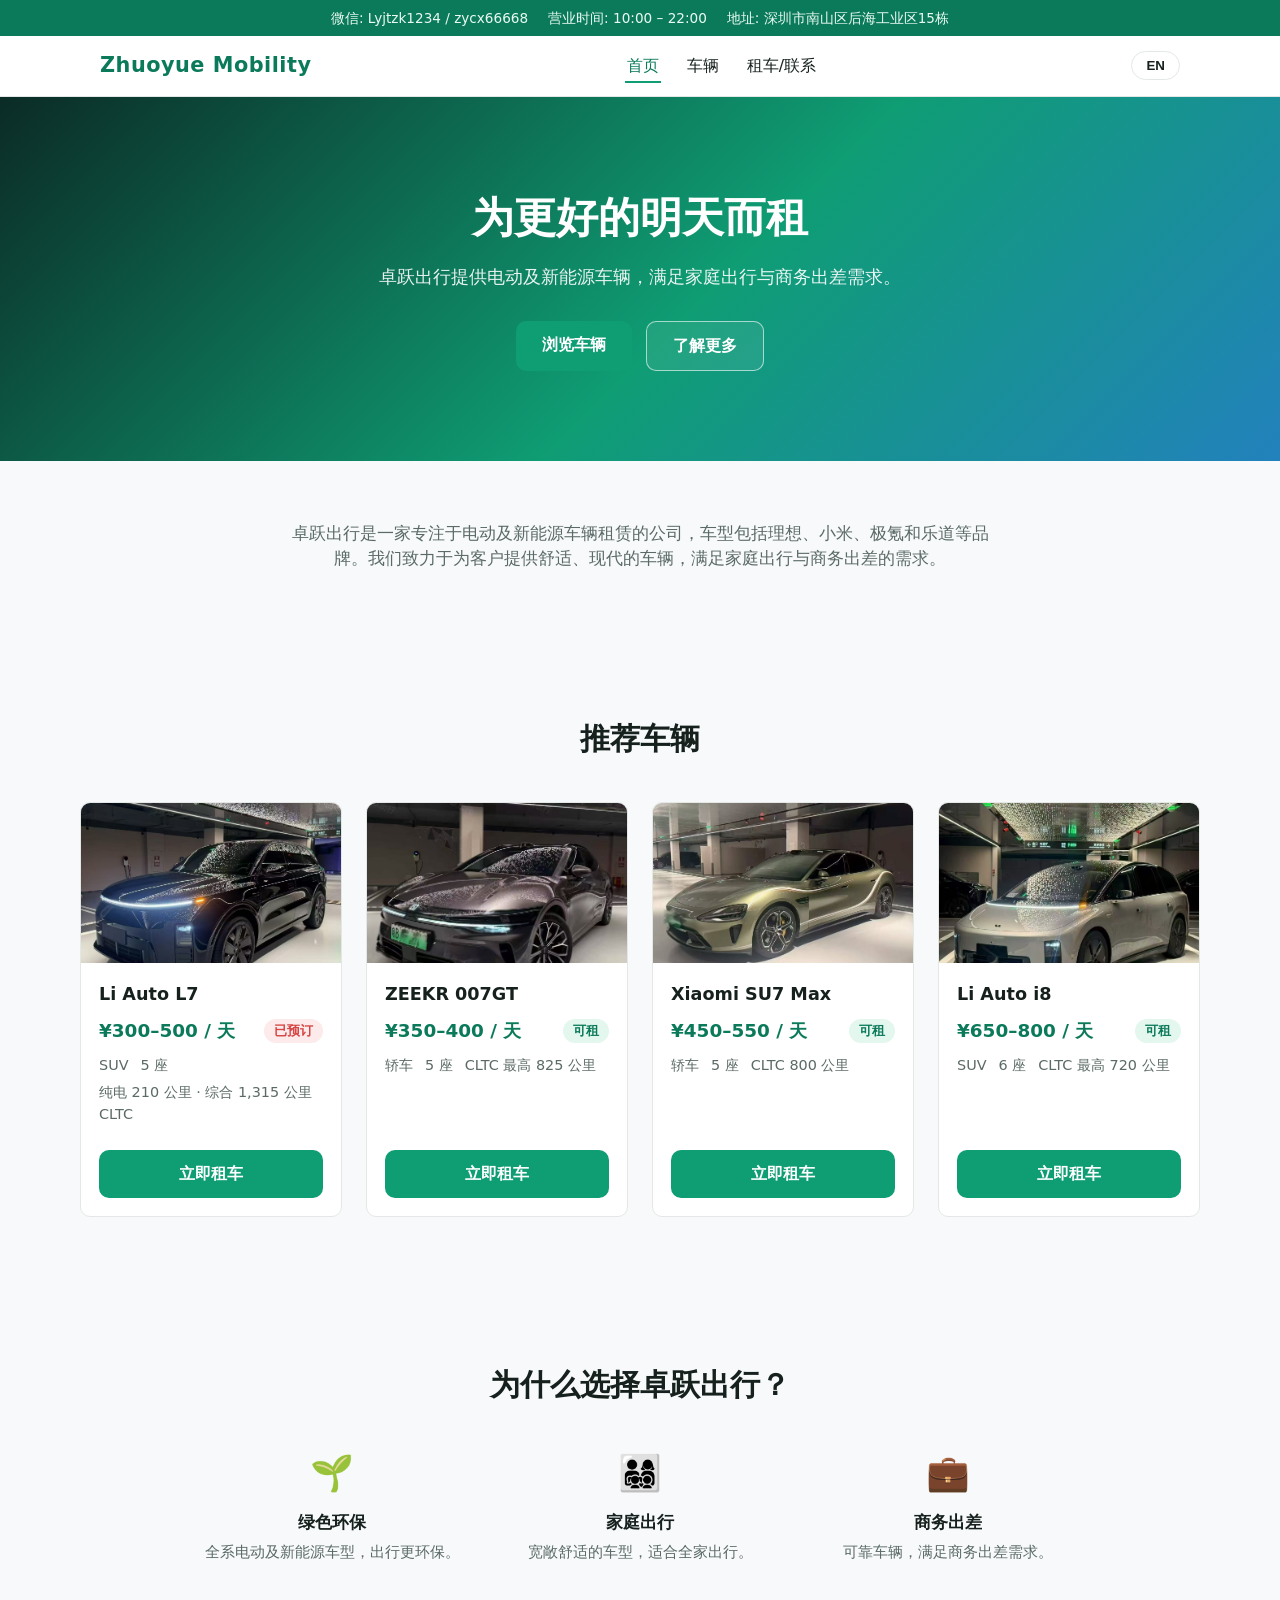
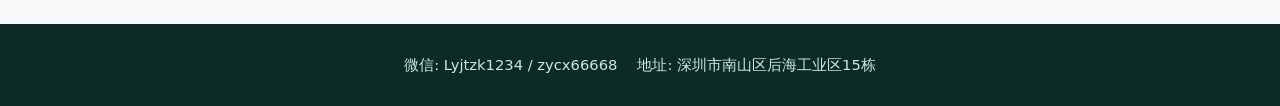
<file: index.html>
<!DOCTYPE html>
<html lang="zh-CN">
<head>
  <meta charset="UTF-8" />
  <meta name="viewport" content="width=device-width, initial-scale=1.0" />
  <title>Zhuoyue Mobility</title>
  <link rel="icon" type="image/svg+xml" href="images/favicon.svg" />
  <link rel="stylesheet" href="css/style.css" />
</head>
<body>
  <div class="top-contact-bar">
    <div class="top-contact-bar-inner">
      <span><span data-i18n="contact.wechatLabel">WeChat</span>: <span data-i18n="contact.wechatValue">Lyjtzk1234 / zycx66668</span></span>
      <span><span data-i18n="contact.hoursLabel">Business Hours</span>: <span data-i18n="contact.hoursValue">10:00 AM – 10:00 PM</span></span>
      <span><span data-i18n="contact.addressLabel">Address</span>: <span data-i18n="contact.addressValue">Building 15, Houhai Industrial Area, Nanshan District, Shenzhen</span></span>
    </div>
  </div>
  <header class="site-header">
    <nav class="nav">
      <div class="nav-logo">Zhuoyue Mobility</div>
      <ul class="nav-links">
        <li><a href="index.html" data-i18n="nav.home">Home</a></li>
        <li><a href="cars.html" data-i18n="nav.cars">Cars</a></li>
        <li><a href="rent.html" data-i18n="nav.rent">Rent / Contact</a></li>
      </ul>
      <button class="lang-toggle" type="button">EN</button>
    </nav>
  </header>

  <main>
    <section class="hero">
      <h1 data-i18n="hero.title">Rent for a Better Tomorrow</h1>
      <p data-i18n="hero.subtitle">Zhuoyue Mobility offers EV and new-energy vehicles for family travel and business trips.</p>
      <div class="hero-actions">
        <a class="btn btn-primary" href="cars.html" data-i18n="hero.browseCars">Browse Cars</a>
        <a class="btn btn-secondary" href="#why" data-i18n="hero.learnMore">Learn More</a>
      </div>
    </section>

    <section class="section intro-section">
      <p data-i18n="intro.text">
        Zhuoyue Mobility is a car rental company focused on EV and new-energy vehicles.
      </p>
    </section>

    <section class="section">
      <h2 data-i18n="featured.title">Featured Vehicles</h2>
      <div class="car-grid" id="featured-grid"></div>
    </section>

    <section class="section" id="why">
      <h2 data-i18n="why.title">Why Choose Zhuoyue Mobility?</h2>
      <div class="value-props">
        <div class="value-prop">
          <div class="icon">🌱</div>
          <h3 data-i18n="why.eco.title">Eco-Friendly</h3>
          <p data-i18n="why.eco.desc">An all EV and new-energy fleet for a cleaner ride.</p>
        </div>
        <div class="value-prop">
          <div class="icon">👨‍👩‍👧‍👦</div>
          <h3 data-i18n="why.family.title">Family Travel</h3>
          <p data-i18n="why.family.desc">Spacious, comfortable vehicles for the whole family.</p>
        </div>
        <div class="value-prop">
          <div class="icon">💼</div>
          <h3 data-i18n="why.business.title">Business Travel</h3>
          <p data-i18n="why.business.desc">Reliable vehicles for business trips.</p>
        </div>
      </div>
    </section>
  </main>

  <footer class="site-footer">
    <div class="footer-links">
      <span><span data-i18n="footer.wechat">WeChat</span>: Lyjtzk1234 / zycx66668</span>
      <span><span data-i18n="footer.address">Address</span>: <span data-i18n="contact.addressValue">Building 15, Houhai Industrial Area, Nanshan District, Shenzhen</span></span>
    </div>
  </footer>

  <script src="js/data.js"></script>
  <script src="js/i18n.js"></script>
  <script src="js/main.js"></script>
  <script src="js/home.js"></script>
</body>
</html>
</file>
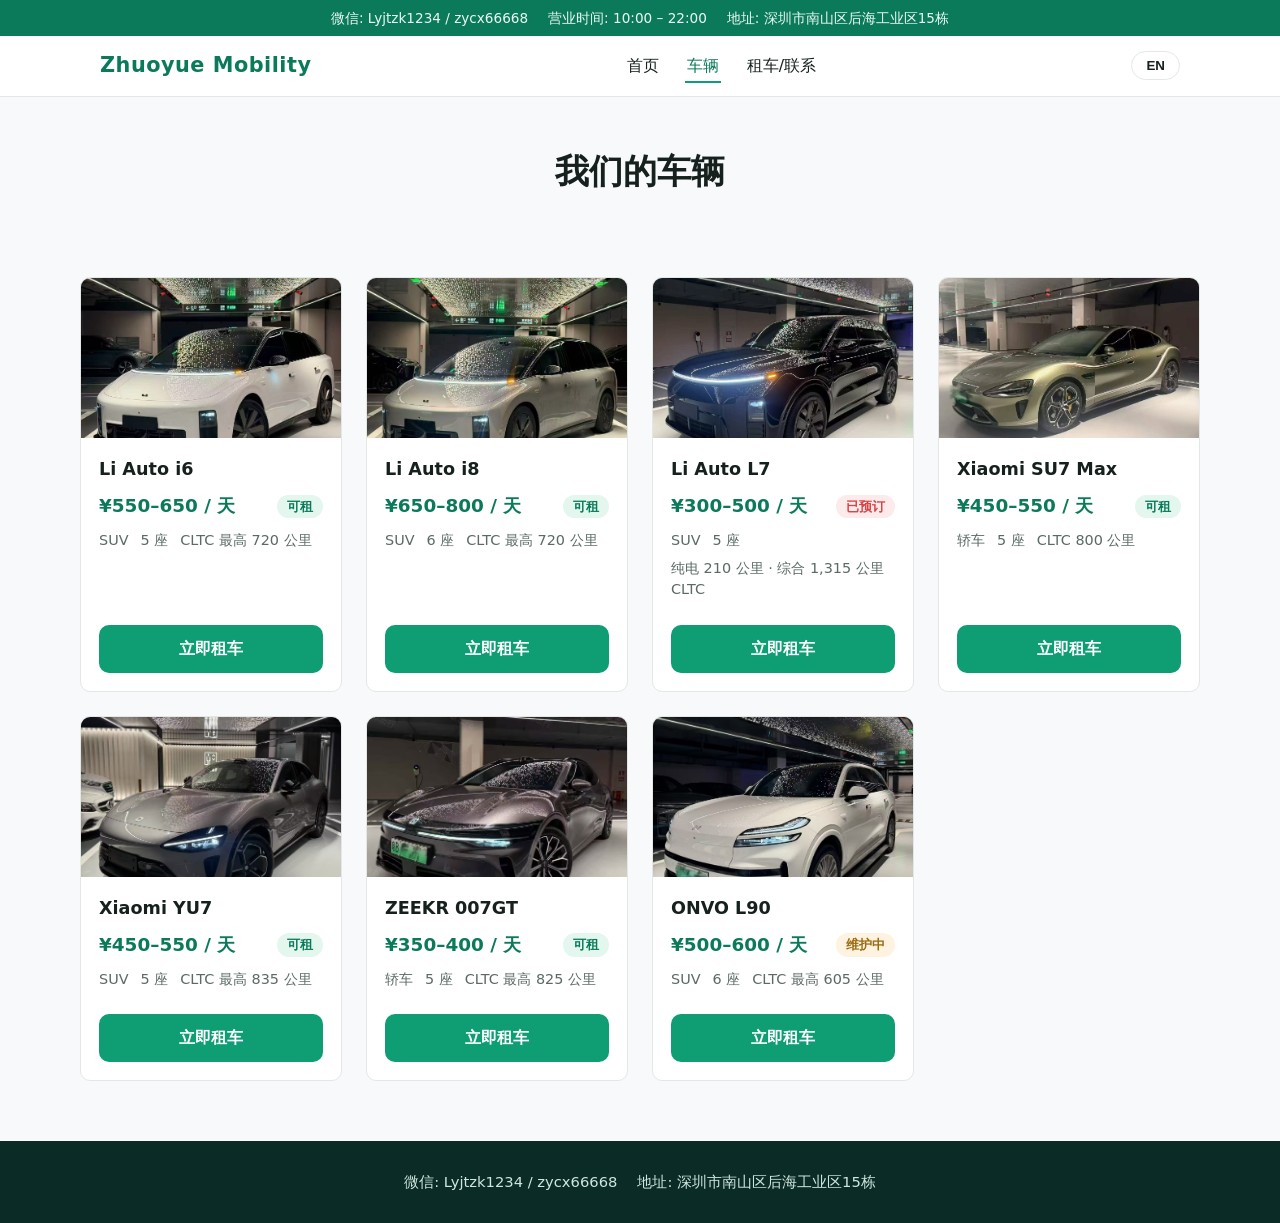
<file: cars.html>
<!DOCTYPE html>
<html lang="zh-CN">
<head>
  <meta charset="UTF-8" />
  <meta name="viewport" content="width=device-width, initial-scale=1.0" />
  <title>Cars — Zhuoyue Mobility</title>
  <link rel="icon" type="image/svg+xml" href="images/favicon.svg" />
  <link rel="stylesheet" href="css/style.css" />
</head>
<body>
  <div class="top-contact-bar">
    <div class="top-contact-bar-inner">
      <span><span data-i18n="contact.wechatLabel">WeChat</span>: <span data-i18n="contact.wechatValue">Lyjtzk1234 / zycx66668</span></span>
      <span><span data-i18n="contact.hoursLabel">Business Hours</span>: <span data-i18n="contact.hoursValue">10:00 AM – 10:00 PM</span></span>
      <span><span data-i18n="contact.addressLabel">Address</span>: <span data-i18n="contact.addressValue">Building 15, Houhai Industrial Area, Nanshan District, Shenzhen</span></span>
    </div>
  </div>
  <header class="site-header">
    <nav class="nav">
      <div class="nav-logo">Zhuoyue Mobility</div>
      <ul class="nav-links">
        <li><a href="index.html" data-i18n="nav.home">Home</a></li>
        <li><a href="cars.html" data-i18n="nav.cars">Cars</a></li>
        <li><a href="rent.html" data-i18n="nav.rent">Rent / Contact</a></li>
      </ul>
      <button class="lang-toggle" type="button">EN</button>
    </nav>
  </header>

  <main>
    <div class="page-header">
      <h1 data-i18n="cars.pageTitle">Our Vehicles</h1>
    </div>

    <section class="section">
      <div class="car-grid" id="car-grid"></div>
    </section>
  </main>

  <footer class="site-footer">
    <div class="footer-links">
      <span><span data-i18n="footer.wechat">WeChat</span>: Lyjtzk1234 / zycx66668</span>
      <span><span data-i18n="footer.address">Address</span>: <span data-i18n="contact.addressValue">Building 15, Houhai Industrial Area, Nanshan District, Shenzhen</span></span>
    </div>
  </footer>

  <script src="js/data.js"></script>
  <script src="js/i18n.js"></script>
  <script src="js/main.js"></script>
  <script src="js/cars.js"></script>
</body>
</html>
</file>
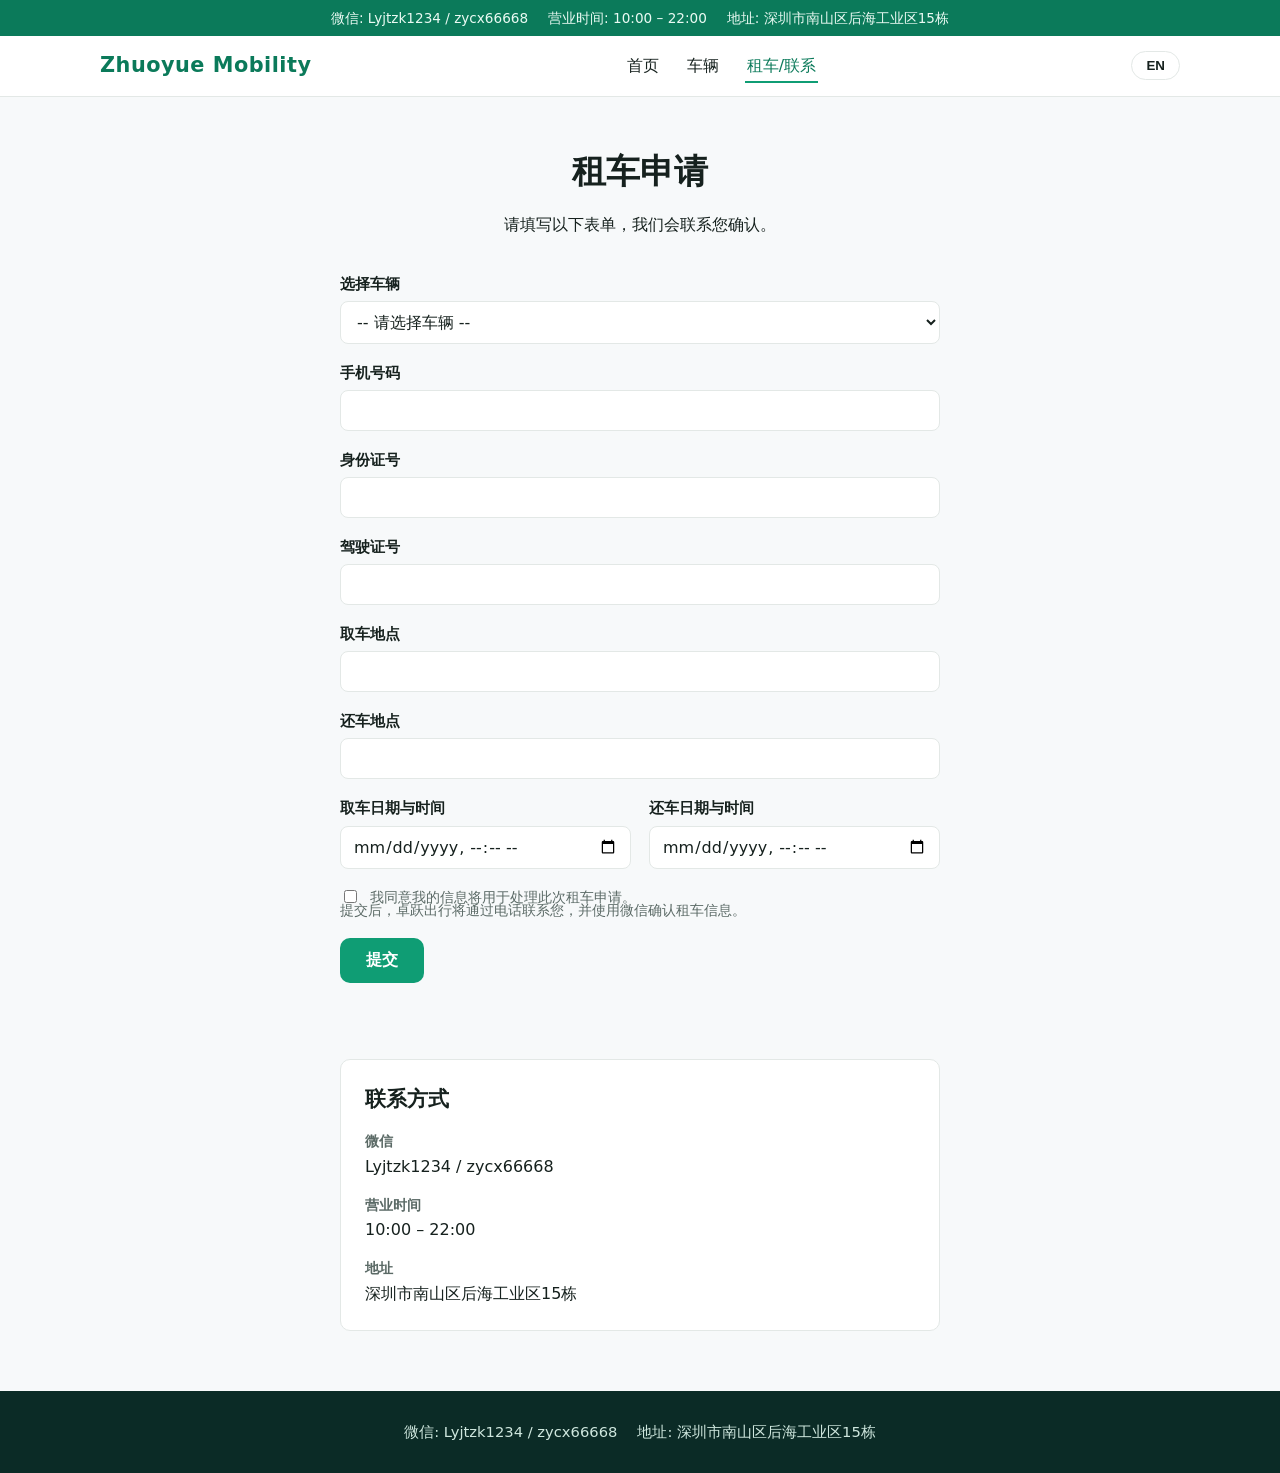
<file: rent.html>
<!DOCTYPE html>
<html lang="zh-CN">
<head>
  <meta charset="UTF-8" />
  <meta name="viewport" content="width=device-width, initial-scale=1.0" />
  <title>Rent / Contact — Zhuoyue Mobility</title>
  <link rel="icon" type="image/svg+xml" href="images/favicon.svg" />
  <link rel="stylesheet" href="css/style.css" />
</head>
<body>
  <div class="top-contact-bar">
    <div class="top-contact-bar-inner">
      <span><span data-i18n="contact.wechatLabel">WeChat</span>: <span data-i18n="contact.wechatValue">Lyjtzk1234 / zycx66668</span></span>
      <span><span data-i18n="contact.hoursLabel">Business Hours</span>: <span data-i18n="contact.hoursValue">10:00 AM – 10:00 PM</span></span>
      <span><span data-i18n="contact.addressLabel">Address</span>: <span data-i18n="contact.addressValue">Building 15, Houhai Industrial Area, Nanshan District, Shenzhen</span></span>
    </div>
  </div>
  <header class="site-header">
    <nav class="nav">
      <div class="nav-logo">Zhuoyue Mobility</div>
      <ul class="nav-links">
        <li><a href="index.html" data-i18n="nav.home">Home</a></li>
        <li><a href="cars.html" data-i18n="nav.cars">Cars</a></li>
        <li><a href="rent.html" data-i18n="nav.rent">Rent / Contact</a></li>
      </ul>
      <button class="lang-toggle" type="button">EN</button>
    </nav>
  </header>

  <main>
    <div class="page-header">
      <h1 data-i18n="rent.pageTitle">Rent a Vehicle</h1>
      <p data-i18n="rent.fillOut">Fill out the form below and we'll contact you to confirm.</p>
    </div>

    <div class="rent-layout">
      <form id="rent-form">
        <div class="form-group">
          <label for="vehicle-select" data-i18n="rent.selectVehicle">Select Vehicle</label>
          <select id="vehicle-select" name="vehicle"></select>
        </div>

        <div class="form-group">
          <label for="phone" data-i18n="rent.phone">Phone Number</label>
          <input type="tel" id="phone" name="phone" required />
        </div>

        <div class="form-group">
          <label for="idNumber" data-i18n="rent.idNumber">ID Number</label>
          <input type="text" id="idNumber" name="idNumber" required />
        </div>

        <div class="form-group">
          <label for="license" data-i18n="rent.license">Driver's License Number</label>
          <input type="text" id="license" name="license" required />
        </div>

        <div class="form-group">
          <label for="pickupLocation" data-i18n="rent.pickupLocation">Pickup Location</label>
          <input type="text" id="pickupLocation" name="pickupLocation" required />
        </div>

        <div class="form-group">
          <label for="dropoffLocation" data-i18n="rent.dropoffLocation">Drop-off Location</label>
          <input type="text" id="dropoffLocation" name="dropoffLocation" required />
        </div>

        <div class="form-row">
          <div class="form-group">
            <label for="pickupDate" data-i18n="rent.pickupDate">Pickup Date &amp; Time</label>
            <input type="datetime-local" id="pickupDate" name="pickupDate" required />
          </div>

          <div class="form-group">
            <label for="dropoffDate" data-i18n="rent.dropoffDate">Return Date &amp; Time</label>
            <input type="datetime-local" id="dropoffDate" name="dropoffDate" required />
          </div>
        </div>

        <label class="form-consent">
          <input type="checkbox" id="consent" name="consent" required />
          <span data-i18n="rent.consent">I agree my information will be used to process this rental request.</span>
        </label>

        <p class="form-note" data-i18n="rent.note">
          After you submit, Zhuoyue Mobility will contact you by phone and confirm your rental via WeChat.
        </p>

        <button type="submit" class="btn btn-primary" data-i18n="rent.submit">Submit</button>

        <p id="form-status" class="form-status" role="status"></p>
      </form>
    </div>

    <div class="contact-info">
      <div class="contact-card">
        <h2 data-i18n="contact.title">Contact Information</h2>
        <div class="contact-item">
          <span class="label" data-i18n="contact.wechatLabel">WeChat</span>
          <span class="value" data-i18n="contact.wechatValue">Lyjtzk1234 / zycx66668</span>
        </div>
        <div class="contact-item">
          <span class="label" data-i18n="contact.hoursLabel">Business Hours</span>
          <span class="value" data-i18n="contact.hoursValue">10:00 AM – 10:00 PM</span>
        </div>
        <div class="contact-item">
          <span class="label" data-i18n="contact.addressLabel">Address</span>
          <span class="value" data-i18n="contact.addressValue">Building 15, Houhai Industrial Area, Nanshan District, Shenzhen</span>
        </div>
      </div>
    </div>
  </main>

  <footer class="site-footer">
    <div class="footer-links">
      <span><span data-i18n="footer.wechat">WeChat</span>: Lyjtzk1234 / zycx66668</span>
      <span><span data-i18n="footer.address">Address</span>: <span data-i18n="contact.addressValue">Building 15, Houhai Industrial Area, Nanshan District, Shenzhen</span></span>
    </div>
  </footer>

  <script src="js/data.js"></script>
  <script src="js/i18n.js"></script>
  <script src="js/main.js"></script>
  <script src="js/rent.js"></script>
</body>
</html>
</file>
<file: css/style.css>
/* Zhuoyue Mobility — shared styles */

:root {
  --color-bg: #f7f9fa;
  --color-surface: #ffffff;
  --color-text: #16211e;
  --color-text-muted: #5b6a66;
  --color-primary: #0f9d74;
  --color-primary-dark: #0b7a5a;
  --color-accent: #2f6fed;
  --color-border: #e3e8e6;
  --color-danger: #d64545;
  --radius: 10px;
  --max-width: 1120px;
  --font: "Segoe UI", "PingFang SC", "Microsoft YaHei", system-ui, -apple-system, sans-serif;
}

* {
  box-sizing: border-box;
}

body {
  margin: 0;
  font-family: var(--font);
  background: var(--color-bg);
  color: var(--color-text);
  line-height: 1.5;
}

a {
  color: inherit;
  text-decoration: none;
}

img {
  max-width: 100%;
  display: block;
}

.container {
  max-width: var(--max-width);
  margin: 0 auto;
  padding: 0 20px;
}

/* Top contact bar */

.top-contact-bar {
  background: var(--color-primary-dark);
  color: #eafaf3;
  font-size: 0.85rem;
  padding: 8px 20px;
}

.top-contact-bar-inner {
  max-width: var(--max-width);
  margin: 0 auto;
  display: flex;
  justify-content: center;
  gap: 20px;
  flex-wrap: wrap;
  text-align: center;
}

/* Header / Nav */

.site-header {
  background: var(--color-surface);
  border-bottom: 1px solid var(--color-border);
  position: sticky;
  top: 0;
  z-index: 100;
}

.nav {
  display: flex;
  align-items: center;
  justify-content: space-between;
  padding: 14px 20px;
  max-width: var(--max-width);
  margin: 0 auto;
}

.nav-logo {
  font-size: 1.3rem;
  font-weight: 700;
  color: var(--color-primary-dark);
  letter-spacing: 0.5px;
}

.nav-links {
  display: flex;
  align-items: center;
  gap: 24px;
  list-style: none;
  margin: 0;
  padding: 0;
}

.nav-links a {
  font-weight: 500;
  color: var(--color-text);
  padding: 6px 2px;
  border-bottom: 2px solid transparent;
}

.nav-links a.active,
.nav-links a:hover {
  color: var(--color-primary-dark);
  border-bottom-color: var(--color-primary);
}

.lang-toggle {
  border: 1px solid var(--color-border);
  background: var(--color-surface);
  color: var(--color-text);
  font-weight: 600;
  padding: 6px 14px;
  border-radius: 999px;
  cursor: pointer;
}

.lang-toggle:hover {
  border-color: var(--color-primary);
  color: var(--color-primary-dark);
}

/* Buttons */

.btn {
  display: inline-block;
  padding: 12px 26px;
  border-radius: var(--radius);
  font-weight: 600;
  font-size: 1rem;
  border: none;
  cursor: pointer;
}

.btn-primary {
  background: var(--color-primary);
  color: #fff;
}

.btn-primary:hover {
  background: var(--color-primary-dark);
}

.btn-secondary {
  background: transparent;
  color: var(--color-primary-dark);
  border: 1px solid var(--color-primary);
}

.btn-secondary:hover {
  background: rgba(15, 157, 116, 0.08);
}

/* Hero */

.hero {
  background: linear-gradient(135deg, #0b2b26 0%, #0f9d74 55%, #2f6fed 130%);
  color: #fff;
  padding: 90px 20px;
  text-align: center;
}

.hero h1 {
  font-size: 2.6rem;
  margin: 0 0 14px;
}

.hero p {
  font-size: 1.15rem;
  max-width: 640px;
  margin: 0 auto 30px;
  color: rgba(255, 255, 255, 0.9);
}

.hero-actions {
  display: flex;
  gap: 14px;
  justify-content: center;
  flex-wrap: wrap;
}

.hero .btn-secondary {
  background: rgba(255, 255, 255, 0.08);
  color: #fff;
  border-color: rgba(255, 255, 255, 0.6);
}

.hero .btn-secondary:hover {
  background: rgba(255, 255, 255, 0.18);
}

/* Sections */

.section {
  padding: 60px 20px;
}

.section h2 {
  text-align: center;
  font-size: 1.9rem;
  margin-bottom: 40px;
}

.intro-section p {
  max-width: 720px;
  margin: 0 auto;
  text-align: center;
  color: var(--color-text-muted);
  font-size: 1.05rem;
}

/* Vehicle Cards */

.car-grid {
  display: grid;
  grid-template-columns: repeat(auto-fill, minmax(260px, 1fr));
  gap: 24px;
  max-width: var(--max-width);
  margin: 0 auto;
}

.car-card {
  background: var(--color-surface);
  border: 1px solid var(--color-border);
  border-radius: var(--radius);
  overflow: hidden;
  display: flex;
  flex-direction: column;
}

.car-photo {
  height: 160px;
  overflow: hidden;
  background: linear-gradient(135deg, #dff3ec, #d7e6fb);
}

.car-photo img {
  width: 100%;
  height: 100%;
  object-fit: cover;
  display: block;
}

.car-body {
  padding: 18px;
  display: flex;
  flex-direction: column;
  gap: 6px;
  flex: 1;
}

.car-model {
  font-size: 1.1rem;
  font-weight: 700;
  margin: 0;
}

.car-status-row {
  display: flex;
  align-items: center;
  justify-content: space-between;
  flex-wrap: wrap;
  gap: 6px 10px;
  margin: 4px 0;
}

.car-meta {
  display: flex;
  flex-wrap: wrap;
  gap: 6px 12px;
  color: var(--color-text-muted);
  font-size: 0.9rem;
  margin: 0 0 8px;
}

.car-price {
  font-weight: 700;
  color: var(--color-primary-dark);
  font-size: 1.15rem;
}

.availability {
  display: inline-block;
  font-size: 0.8rem;
  font-weight: 600;
  padding: 2px 10px;
  border-radius: 999px;
  width: fit-content;
}

.availability.available {
  background: #e3f7ee;
  color: var(--color-primary-dark);
}

.availability.booked {
  background: #fdeaea;
  color: var(--color-danger);
}

.availability.maintenance {
  background: #fdf3e0;
  color: #9a6b12;
}

.car-actions {
  margin-top: auto;
  padding-top: 10px;
}

.car-actions .btn {
  width: 100%;
  text-align: center;
}

/* Why Choose Us */

.value-props {
  display: grid;
  grid-template-columns: repeat(auto-fit, minmax(200px, 1fr));
  gap: 24px;
  max-width: 900px;
  margin: 0 auto;
  text-align: center;
}

.value-prop .icon {
  font-size: 2.2rem;
  margin-bottom: 10px;
}

.value-prop h3 {
  margin: 0 0 6px;
  font-size: 1.05rem;
}

.value-prop p {
  color: var(--color-text-muted);
  font-size: 0.92rem;
  margin: 0;
}

/* Page header (Cars / Rent) */

.page-header {
  text-align: center;
  padding: 50px 20px 20px;
}

.page-header h1 {
  font-size: 2.1rem;
  margin: 0;
}

/* Rent / Contact form */

.rent-layout {
  max-width: 640px;
  margin: 0 auto;
  padding: 0 20px 60px;
}

.form-group {
  margin-bottom: 18px;
  display: flex;
  flex-direction: column;
  gap: 6px;
}

.form-row {
  display: grid;
  grid-template-columns: 1fr 1fr;
  gap: 18px;
}

.form-group label {
  font-weight: 600;
  font-size: 0.92rem;
}

.form-group input,
.form-group select {
  padding: 10px 12px;
  border: 1px solid var(--color-border);
  border-radius: 8px;
  font-size: 1rem;
  font-family: inherit;
  background: var(--color-surface);
  color: var(--color-text);
}

.form-group input:focus,
.form-group select:focus {
  outline: none;
  border-color: var(--color-primary);
}

.form-consent {
  display: flex;
  align-items: flex-start;
  gap: 10px;
  font-size: 0.88rem;
  color: var(--color-text-muted);
}

.form-consent input {
  margin-top: 3px;
}

.form-note {
  font-size: 0.85rem;
  color: var(--color-text-muted);
  margin-top: -8px;
  margin-bottom: 18px;
}

.form-status {
  margin-top: 14px;
  font-weight: 600;
}

.form-status.success {
  color: var(--color-primary-dark);
}

.form-status.error {
  color: var(--color-danger);
}

/* Contact Information (Rent / Contact page) */

.contact-info {
  max-width: 640px;
  margin: 0 auto 60px;
  padding: 0 20px;
}

.contact-card {
  background: var(--color-surface);
  border: 1px solid var(--color-border);
  border-radius: var(--radius);
  padding: 24px;
  display: flex;
  flex-direction: column;
  gap: 16px;
}

.contact-card h2 {
  margin: 0;
  font-size: 1.3rem;
}

.contact-item {
  display: flex;
  flex-direction: column;
  gap: 2px;
}

.contact-item .label {
  font-weight: 600;
  font-size: 0.9rem;
  color: var(--color-text-muted);
}

.contact-item .value {
  font-size: 1rem;
}

/* Footer */

.site-footer {
  background: #0b2b26;
  color: #cfe7de;
  padding: 30px 20px;
  text-align: center;
  font-size: 0.92rem;
}

.site-footer .footer-links {
  display: flex;
  justify-content: center;
  gap: 20px;
  flex-wrap: wrap;
}

/* Responsive */

@media (max-width: 640px) {
  .top-contact-bar-inner {
    gap: 8px 16px;
    font-size: 0.8rem;
  }

  .nav {
    flex-wrap: wrap;
    gap: 10px;
  }

  .nav-links {
    gap: 14px;
    flex-wrap: wrap;
  }

  .hero h1 {
    font-size: 2rem;
  }

  .form-row {
    grid-template-columns: 1fr;
  }
}
</file>
